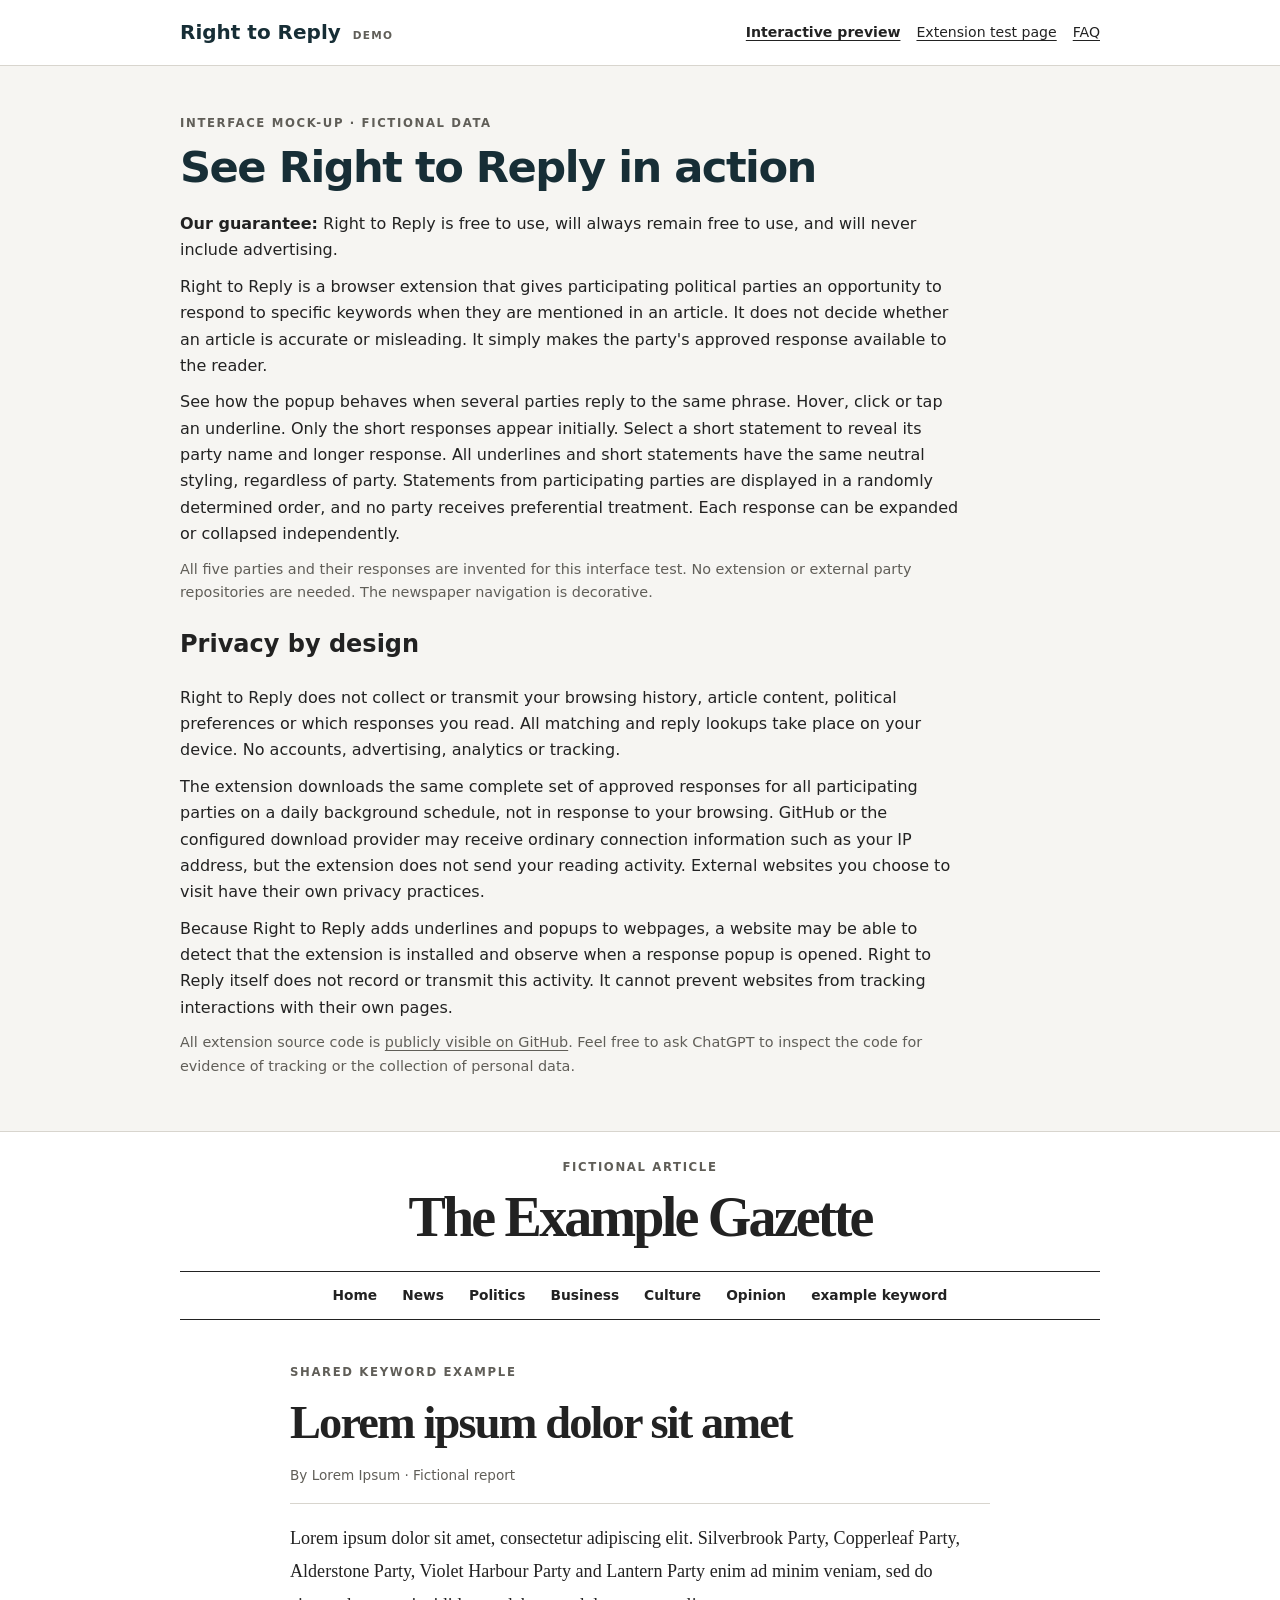
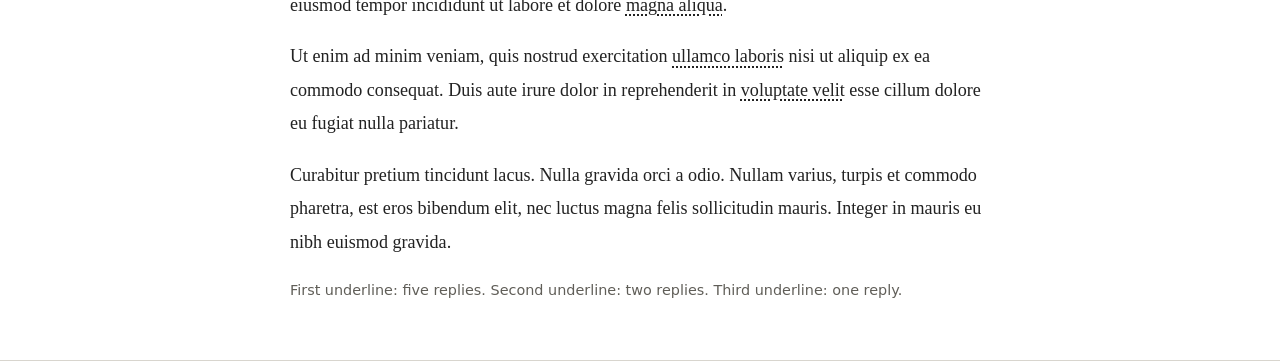
<file: index.html>
<!doctype html>
<html lang="en">
<head>
<meta charset="utf-8">
<meta name="viewport" content="width=device-width,initial-scale=1">
<link rel="icon" href="favicon.png">
<title>Interactive preview | Right to Reply</title>
<link rel="stylesheet" href="site.css">
<script src="five-parties.js" defer></script>
<script src="preview.js" defer></script>
</head>
<body>
<header class="project-header"><div class="shell">
<a class="brand" href="./">Right to Reply <span>DEMO</span></a>
<div class="page-switch" aria-label="Demonstration pages"><a href="./" aria-current="page">Interactive preview</a><a href="test.html">Extension test page</a><a href="faq.html">FAQ</a></div>
</div></header>
<section class="intro shell">
<p class="eyebrow">Interface mock-up · Fictional data</p>
<h1>See Right to Reply in action</h1>
<p><strong>Our guarantee:</strong> Right to Reply is free to use, will always remain free to use, and will never include advertising.</p>
<p>Right to Reply is a browser extension that gives participating political parties an opportunity to respond to specific keywords when they are mentioned in an article. It does not decide whether an article is accurate or misleading. It simply makes the party's approved response available to the reader.</p>
<p>See how the popup behaves when several parties reply to the same phrase. Hover, click or tap an underline. Only the short responses appear initially. Select a short statement to reveal its party name and longer response. All underlines and short statements have the same neutral styling, regardless of party. Statements from participating parties are displayed in a randomly determined order, and no party receives preferential treatment. Each response can be expanded or collapsed independently.</p>
<p class="note">All five parties and their responses are invented for this interface test. No extension or external party repositories are needed. The newspaper navigation is decorative.</p>
<section aria-labelledby="privacy-title">
  <h2 id="privacy-title">Privacy by design</h2>
  <p>Right to Reply does not collect or transmit your browsing history, article content, political preferences or which responses you read. All matching and reply lookups take place on your device. No accounts, advertising, analytics or tracking.</p>
  <p>The extension downloads the same complete set of approved responses for all participating parties on a daily background schedule, not in response to your browsing. GitHub or the configured download provider may receive ordinary connection information such as your IP address, but the extension does not send your reading activity. External websites you choose to visit have their own privacy practices.</p>
  <p>Because Right to Reply adds underlines and popups to webpages, a website may be able to detect that the extension is installed and observe when a response popup is opened. Right to Reply itself does not record or transmit this activity. It cannot prevent websites from tracking interactions with their own pages.</p>
  <p class="note">All extension source code is <a href="https://github.com/mikemayne/right-to-reply" rel="noreferrer">publicly visible on GitHub</a>. Feel free to ask ChatGPT to inspect the code for evidence of tracking or the collection of personal data.</p>
</section>
</section>
<main class="paper">
<div class="masthead shell"><p class="newspaper-label">FICTIONAL ARTICLE</p><div class="newspaper-name">The Example Gazette</div>
    <nav class="fake-nav" aria-label="Decorative newspaper navigation">
      <span>Home</span><span>News</span><span>Politics</span><span>Business</span><span>Culture</span><span>Opinion</span><span>example keyword</span>
    </nav>
</div>
<article class="story shell">
<p class="eyebrow">Shared keyword example</p>
<h2>Lorem ipsum dolor sit amet</h2>
<p class="byline">By Lorem Ipsum · Fictional report</p>
<p>Lorem ipsum dolor sit amet, consectetur adipiscing elit. Silverbrook Party, Copperleaf Party, Alderstone Party, Violet Harbour Party and Lantern Party enim ad minim veniam, sed do eiusmod tempor incididunt ut labore et dolore <button class="preview-keyword" data-keyword="magna aliqua" type="button" aria-haspopup="dialog">magna aliqua</button>.</p>
<p>Ut enim ad minim veniam, quis nostrud exercitation <button class="preview-keyword" data-keyword="ullamco laboris" type="button" aria-haspopup="dialog">ullamco laboris</button> nisi ut aliquip ex ea commodo consequat. Duis aute irure dolor in reprehenderit in <button class="preview-keyword" data-keyword="voluptate velit" type="button" aria-haspopup="dialog">voluptate velit</button> esse cillum dolore eu fugiat nulla pariatur.</p>
<p>Curabitur pretium tincidunt lacus. Nulla gravida orci a odio. Nullam varius, turpis et commodo pharetra, est eros bibendum elit, nec luctus magna felis sollicitudin mauris. Integer in mauris eu nibh euismod gravida.</p>
<p class="note">First underline: five replies. Second underline: two replies. Third underline: one reply.</p>
</article>
</main>
<section id="reply-popup" class="reply-popup" role="dialog" aria-label="Right to Reply" hidden>
  <div class="reply-toolbar">
    <img class="reply-logo" src="favicon.png" width="28" height="28" alt="Right to Reply">
    <div class="reply-brand"><strong>Independent browser extension</strong><small>Not supplied by this publication</small></div>
    <button id="reply-close" type="button" aria-label="Close response">×</button>
  </div>
  <div id="reply-body" aria-live="polite"></div>
</section>
</body>
</html>
</file>
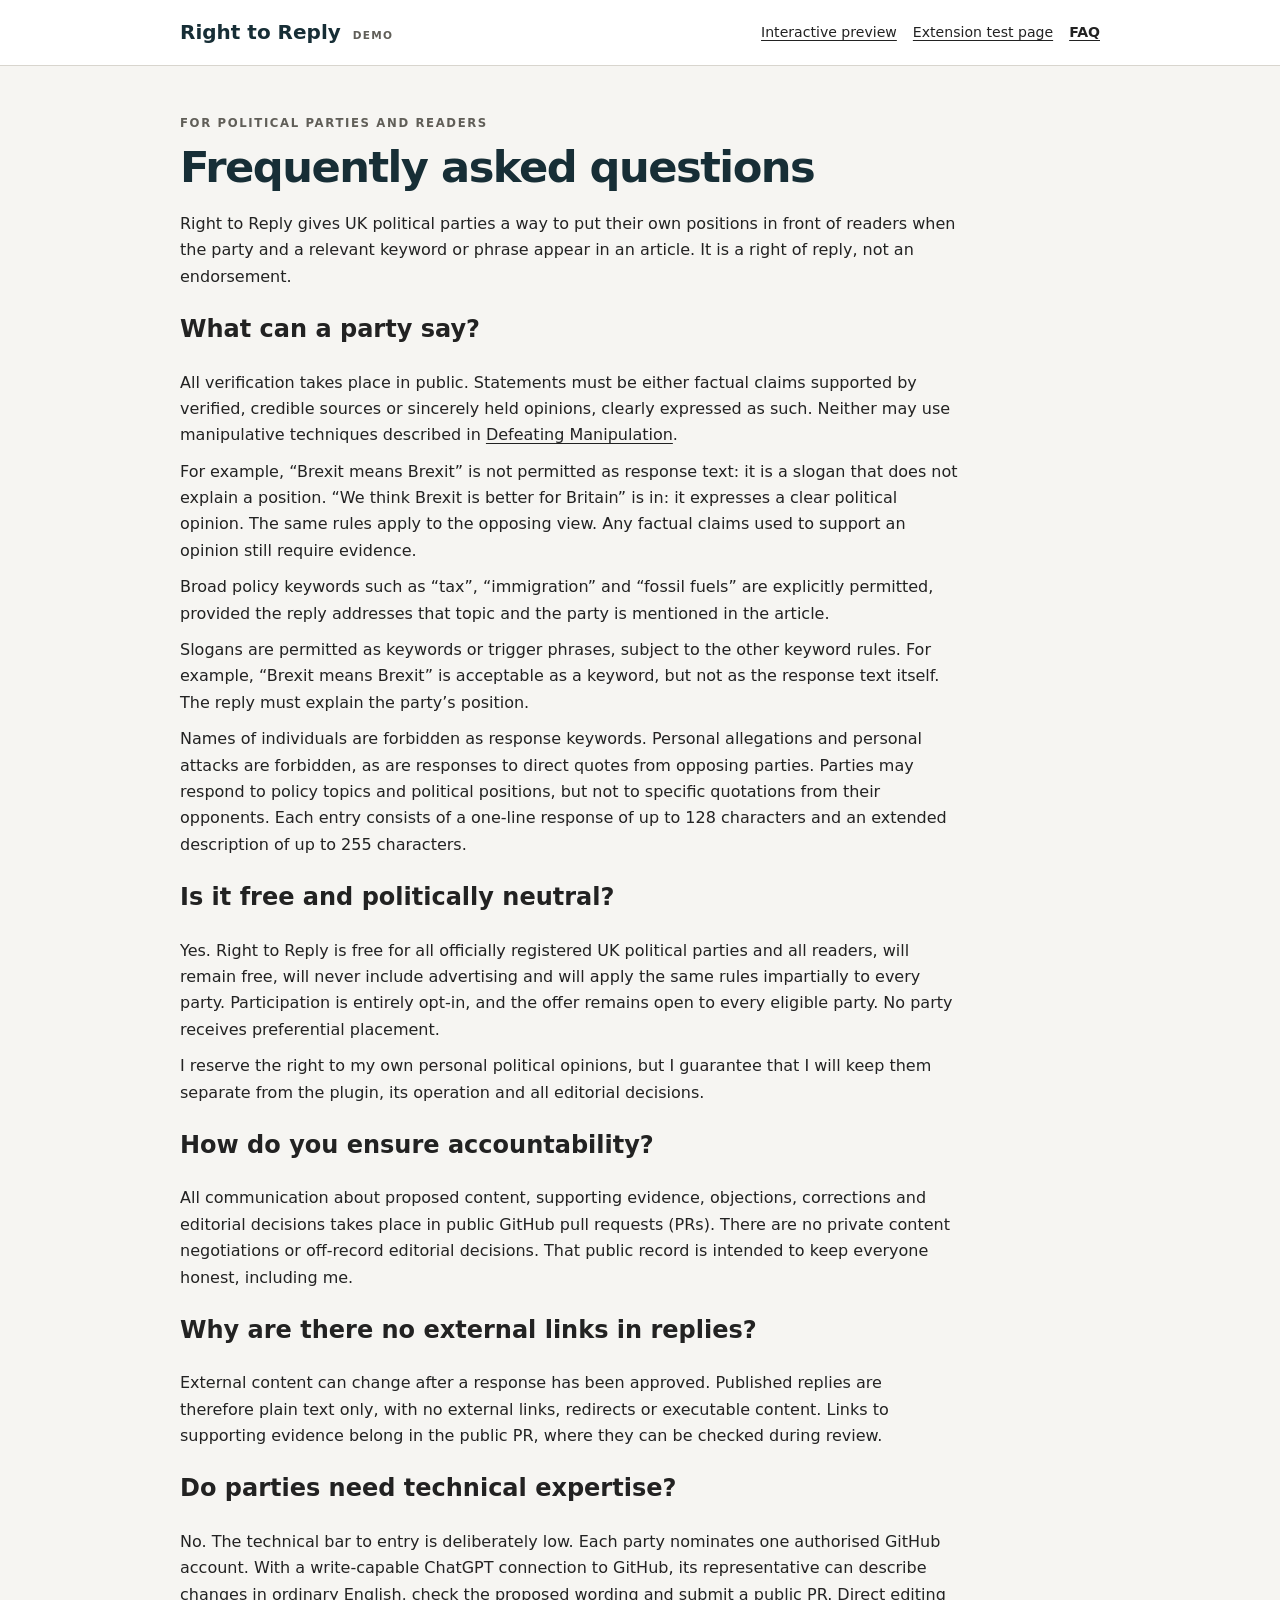
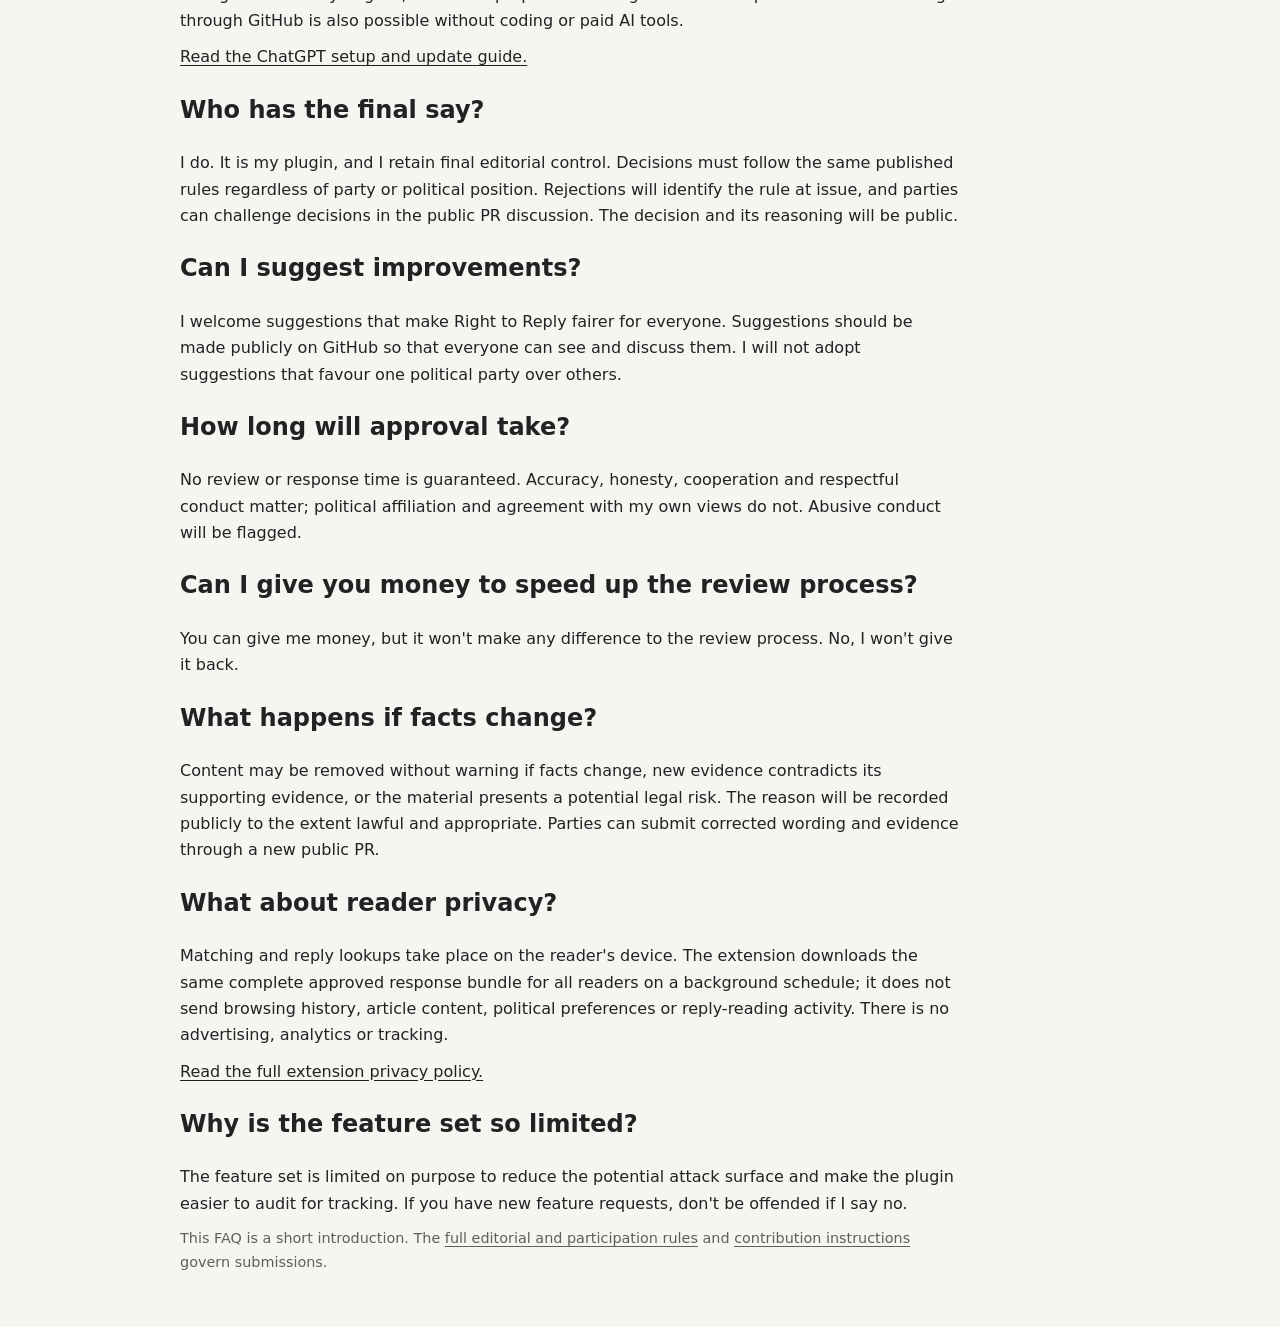
<file: faq.html>
<!doctype html>
<html lang="en">
<head>
<meta charset="utf-8">
<meta name="viewport" content="width=device-width,initial-scale=1">
<link rel="icon" href="favicon.png">
<title>FAQ | Right to Reply</title>
<link rel="stylesheet" href="site.css">
</head>
<body>
<header class="project-header"><div class="shell">
<a class="brand" href="./">Right to Reply <span>DEMO</span></a>
<nav class="page-switch" aria-label="Demonstration pages"><a href="./">Interactive preview</a><a href="test.html">Extension test page</a><a href="faq.html" aria-current="page">FAQ</a></nav>
</div></header>
<main class="intro shell">
<p class="eyebrow">For political parties and readers</p>
<h1>Frequently asked questions</h1>
<p>Right to Reply gives UK political parties a way to put their own positions in front of readers when the party and a relevant keyword or phrase appear in an article. It is a right of reply, not an endorsement.</p>

<h2>What can a party say?</h2>
<p>All verification takes place in public. Statements must be either factual claims supported by verified, credible sources or sincerely held opinions, clearly expressed as such. Neither may use manipulative techniques described in <a href="https://mikemayne.github.io/defeating-manipulation/">Defeating Manipulation</a>.</p>
<p>For example, “Brexit means Brexit” is not permitted as response text: it is a slogan that does not explain a position. “We think Brexit is better for Britain” is in: it expresses a clear political opinion. The same rules apply to the opposing view. Any factual claims used to support an opinion still require evidence.</p>
<p>Broad policy keywords such as “tax”, “immigration” and “fossil fuels” are explicitly permitted, provided the reply addresses that topic and the party is mentioned in the article.</p>
<p>Slogans are permitted as keywords or trigger phrases, subject to the other keyword rules. For example, “Brexit means Brexit” is acceptable as a keyword, but not as the response text itself. The reply must explain the party’s position.</p>
<p>Names of individuals are forbidden as response keywords. Personal allegations and personal attacks are forbidden, as are responses to direct quotes from opposing parties. Parties may respond to policy topics and political positions, but not to specific quotations from their opponents. Each entry consists of a one-line response of up to 128 characters and an extended description of up to 255 characters.</p>

<h2>Is it free and politically neutral?</h2>
<p>Yes. Right to Reply is free for all officially registered UK political parties and all readers, will remain free, will never include advertising and will apply the same rules impartially to every party. Participation is entirely opt-in, and the offer remains open to every eligible party. No party receives preferential placement.</p>
<p>I reserve the right to my own personal political opinions, but I guarantee that I will keep them separate from the plugin, its operation and all editorial decisions.</p>

<h2>How do you ensure accountability?</h2>
<p>All communication about proposed content, supporting evidence, objections, corrections and editorial decisions takes place in public GitHub pull requests (PRs). There are no private content negotiations or off-record editorial decisions. That public record is intended to keep everyone honest, including me.</p>

<h2>Why are there no external links in replies?</h2>
<p>External content can change after a response has been approved. Published replies are therefore plain text only, with no external links, redirects or executable content. Links to supporting evidence belong in the public PR, where they can be checked during review.</p>

<h2>Do parties need technical expertise?</h2>
<p>No. The technical bar to entry is deliberately low. Each party nominates one authorised GitHub account. With a write-capable ChatGPT connection to GitHub, its representative can describe changes in ordinary English, check the proposed wording and submit a public PR. Direct editing through GitHub is also possible without coding or paid AI tools.</p>
<p><a href="https://github.com/mikemayne/right-to-reply-test/blob/main/CHATGPT_GUIDE.md">Read the ChatGPT setup and update guide.</a></p>

<h2>Who has the final say?</h2>
<p>I do. It is my plugin, and I retain final editorial control. Decisions must follow the same published rules regardless of party or political position. Rejections will identify the rule at issue, and parties can challenge decisions in the public PR discussion. The decision and its reasoning will be public.</p>

<h2>Can I suggest improvements?</h2>
<p>I welcome suggestions that make Right to Reply fairer for everyone. Suggestions should be made publicly on GitHub so that everyone can see and discuss them. I will not adopt suggestions that favour one political party over others.</p>

<h2>How long will approval take?</h2>
<p>No review or response time is guaranteed. Accuracy, honesty, cooperation and respectful conduct matter; political affiliation and agreement with my own views do not. Abusive conduct will be flagged.</p>

<h2>Can I give you money to speed up the review process?</h2>
<p>You can give me money, but it won't make any difference to the review process. No, I won't give it back.</p>

<h2>What happens if facts change?</h2>
<p>Content may be removed without warning if facts change, new evidence contradicts its supporting evidence, or the material presents a potential legal risk. The reason will be recorded publicly to the extent lawful and appropriate. Parties can submit corrected wording and evidence through a new public PR.</p>

<h2>What about reader privacy?</h2>
<p>Matching and reply lookups take place on the reader's device. The extension downloads the same complete approved response bundle for all readers on a background schedule; it does not send browsing history, article content, political preferences or reply-reading activity. There is no advertising, analytics or tracking.</p>

<p><a href="privacy.html">Read the full extension privacy policy.</a></p>

<h2>Why is the feature set so limited?</h2>
<p>The feature set is limited on purpose to reduce the potential attack surface and make the plugin easier to audit for tracking. If you have new feature requests, don't be offended if I say no.</p>

<p class="note">This FAQ is a short introduction. The <a href="https://github.com/mikemayne/right-to-reply-test/blob/main/CONTENT_POLICY.md">full editorial and participation rules</a> and <a href="https://github.com/mikemayne/right-to-reply-test/blob/main/CONTRIBUTING.md">contribution instructions</a> govern submissions.</p>
</main>
</body>
</html>
</file>
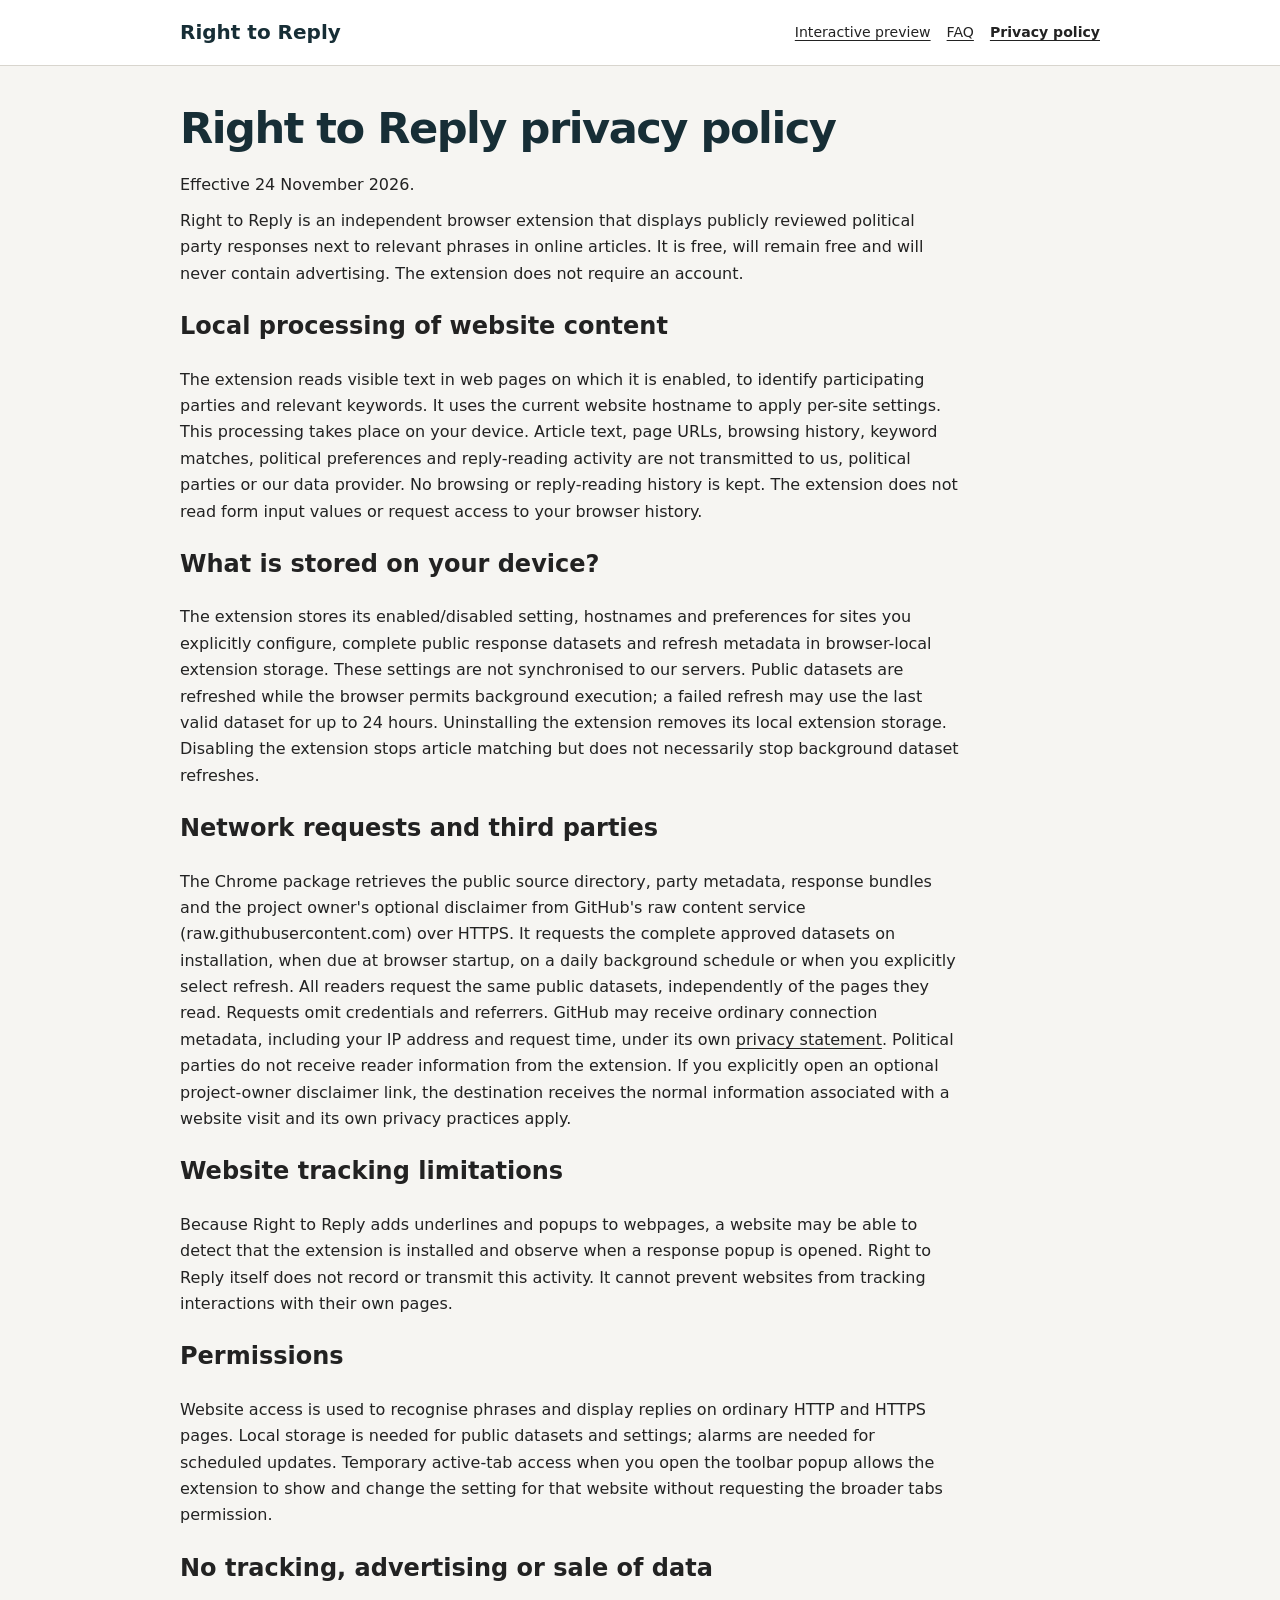
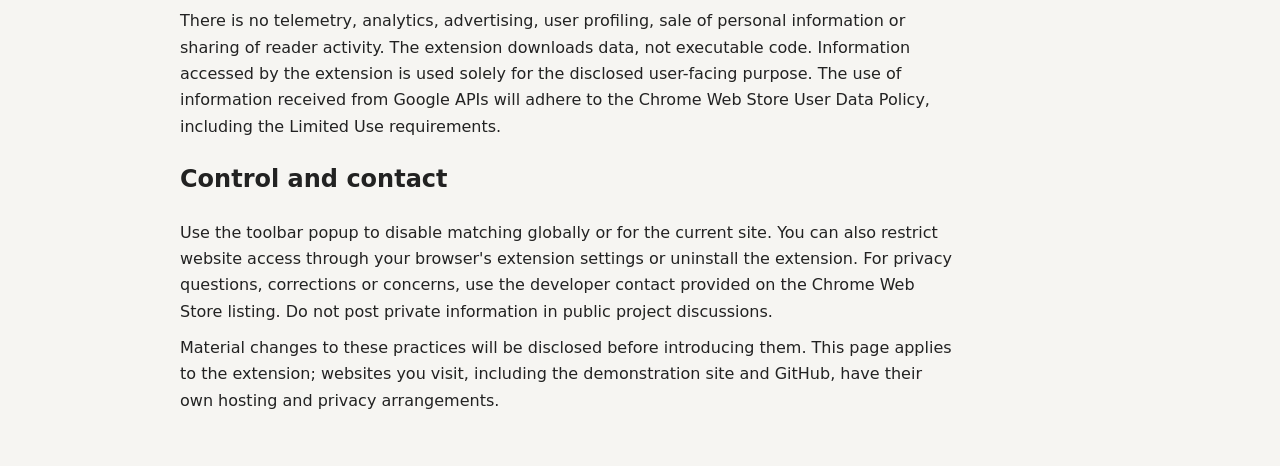
<file: privacy.html>
<!doctype html>
<html lang="en">
<head>
<meta charset="utf-8">
<meta name="viewport" content="width=device-width,initial-scale=1">
<link rel="icon" href="favicon.png">
<title>Privacy policy | Right to Reply</title>
<link rel="stylesheet" href="site.css">
</head>
<body>
<header class="project-header"><div class="shell">
<a class="brand" href="./">Right to Reply</a>
<nav class="page-switch" aria-label="Project pages"><a href="./">Interactive preview</a><a href="faq.html">FAQ</a><a href="privacy.html" aria-current="page">Privacy policy</a></nav>
</div></header>
<main class="intro shell">
<h1>Right to Reply privacy policy</h1>
<p>Effective 24 November 2026.</p>
<p>Right to Reply is an independent browser extension that displays publicly reviewed political party responses next to relevant phrases in online articles. It is free, will remain free and will never contain advertising. The extension does not require an account.</p>
<h2>Local processing of website content</h2>
<p>The extension reads visible text in web pages on which it is enabled, to identify participating parties and relevant keywords. It uses the current website hostname to apply per-site settings. This processing takes place on your device. Article text, page URLs, browsing history, keyword matches, political preferences and reply-reading activity are not transmitted to us, political parties or our data provider. No browsing or reply-reading history is kept. The extension does not read form input values or request access to your browser history.</p>
<h2>What is stored on your device?</h2>
<p>The extension stores its enabled/disabled setting, hostnames and preferences for sites you explicitly configure, complete public response datasets and refresh metadata in browser-local extension storage. These settings are not synchronised to our servers. Public datasets are refreshed while the browser permits background execution; a failed refresh may use the last valid dataset for up to 24 hours. Uninstalling the extension removes its local extension storage. Disabling the extension stops article matching but does not necessarily stop background dataset refreshes.</p>
<h2>Network requests and third parties</h2>
<p>The Chrome package retrieves the public source directory, party metadata, response bundles and the project owner's optional disclaimer from GitHub's raw content service (raw.githubusercontent.com) over HTTPS. It requests the complete approved datasets on installation, when due at browser startup, on a daily background schedule or when you explicitly select refresh. All readers request the same public datasets, independently of the pages they read. Requests omit credentials and referrers. GitHub may receive ordinary connection metadata, including your IP address and request time, under its own <a href="https://docs.github.com/en/site-policy/privacy-policies/github-general-privacy-statement">privacy statement</a>. Political parties do not receive reader information from the extension. If you explicitly open an optional project-owner disclaimer link, the destination receives the normal information associated with a website visit and its own privacy practices apply.</p>
<h2>Website tracking limitations</h2>
<p>Because Right to Reply adds underlines and popups to webpages, a website may be able to detect that the extension is installed and observe when a response popup is opened. Right to Reply itself does not record or transmit this activity. It cannot prevent websites from tracking interactions with their own pages.</p>
<h2>Permissions</h2>
<p>Website access is used to recognise phrases and display replies on ordinary HTTP and HTTPS pages. Local storage is needed for public datasets and settings; alarms are needed for scheduled updates. Temporary active-tab access when you open the toolbar popup allows the extension to show and change the setting for that website without requesting the broader tabs permission.</p>
<h2>No tracking, advertising or sale of data</h2>
<p>There is no telemetry, analytics, advertising, user profiling, sale of personal information or sharing of reader activity. The extension downloads data, not executable code. Information accessed by the extension is used solely for the disclosed user-facing purpose. The use of information received from Google APIs will adhere to the Chrome Web Store User Data Policy, including the Limited Use requirements.</p>
<h2>Control and contact</h2>
<p>Use the toolbar popup to disable matching globally or for the current site. You can also restrict website access through your browser's extension settings or uninstall the extension. For privacy questions, corrections or concerns, use the developer contact provided on the Chrome Web Store listing. Do not post private information in public project discussions.</p>
<p>Material changes to these practices will be disclosed before introducing them. This page applies to the extension; websites you visit, including the demonstration site and GitHub, have their own hosting and privacy arrangements.</p>
</main>
</body>
</html>
</file>
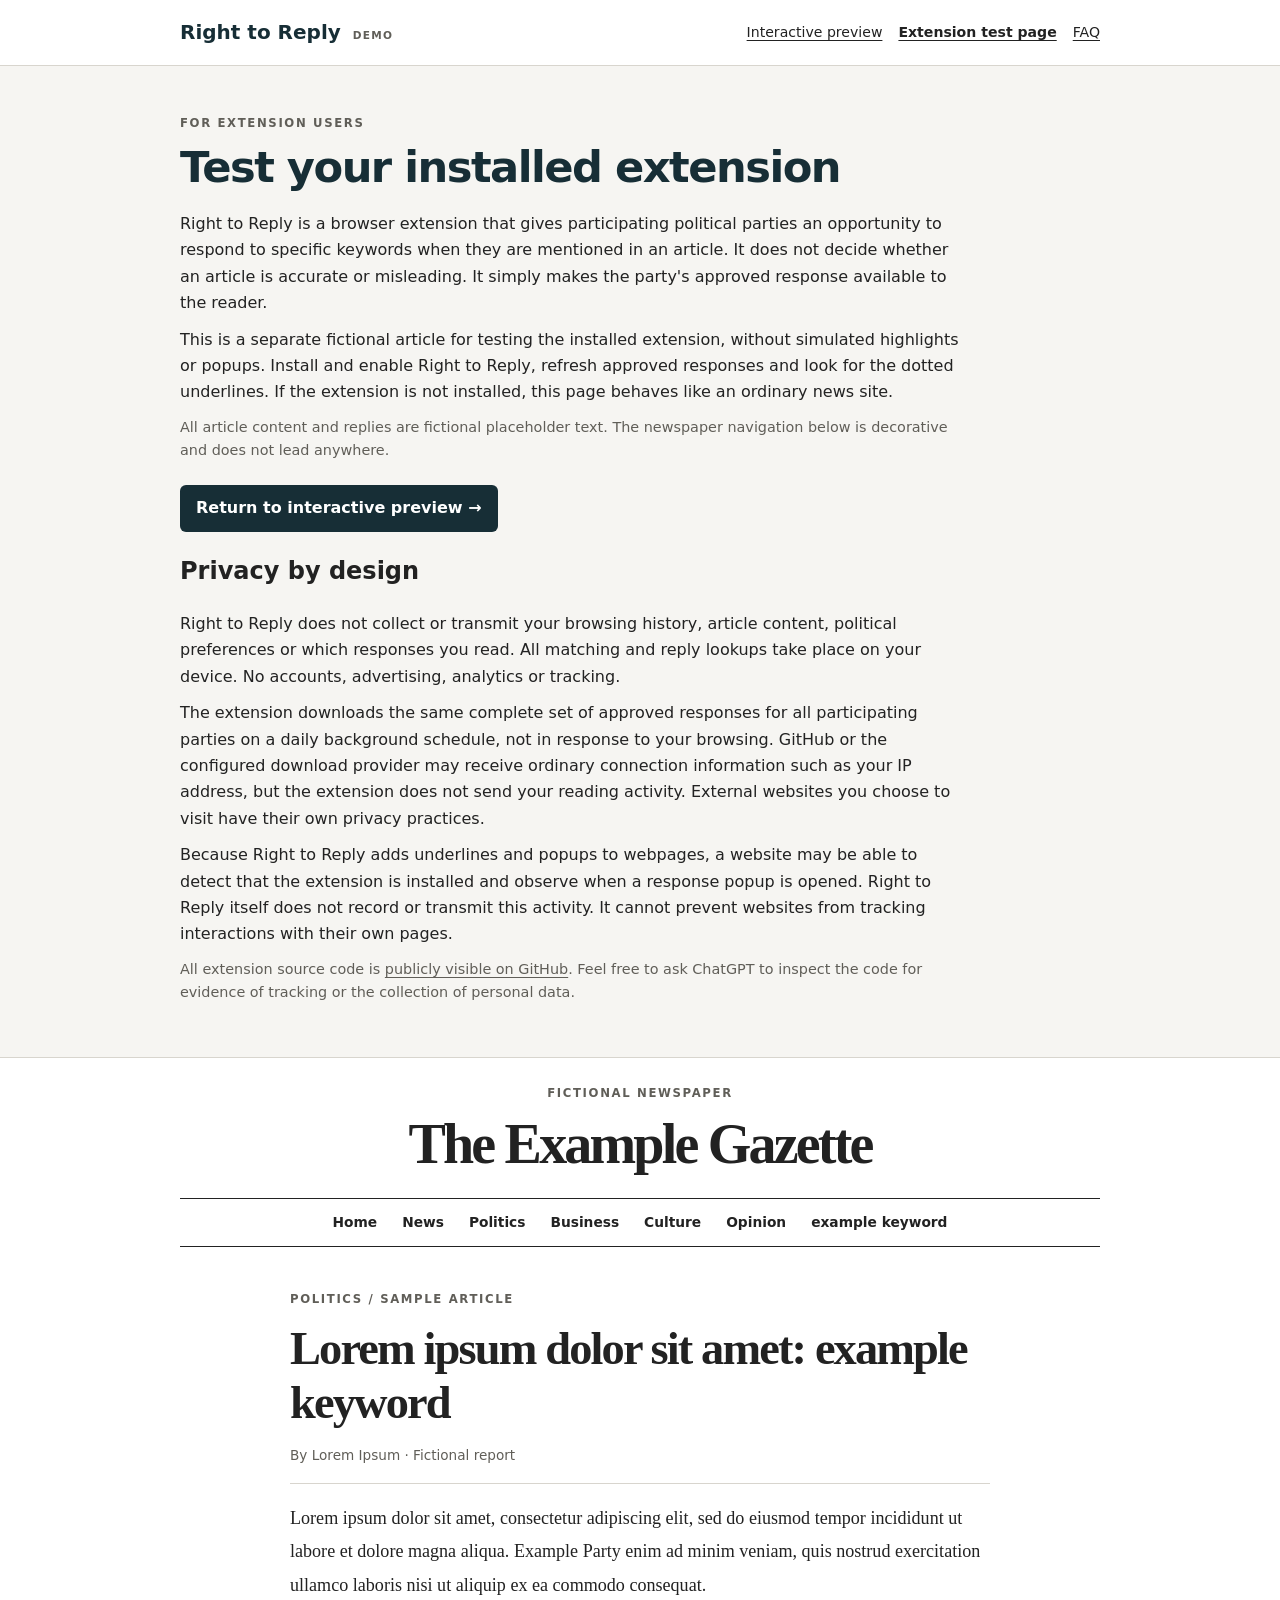
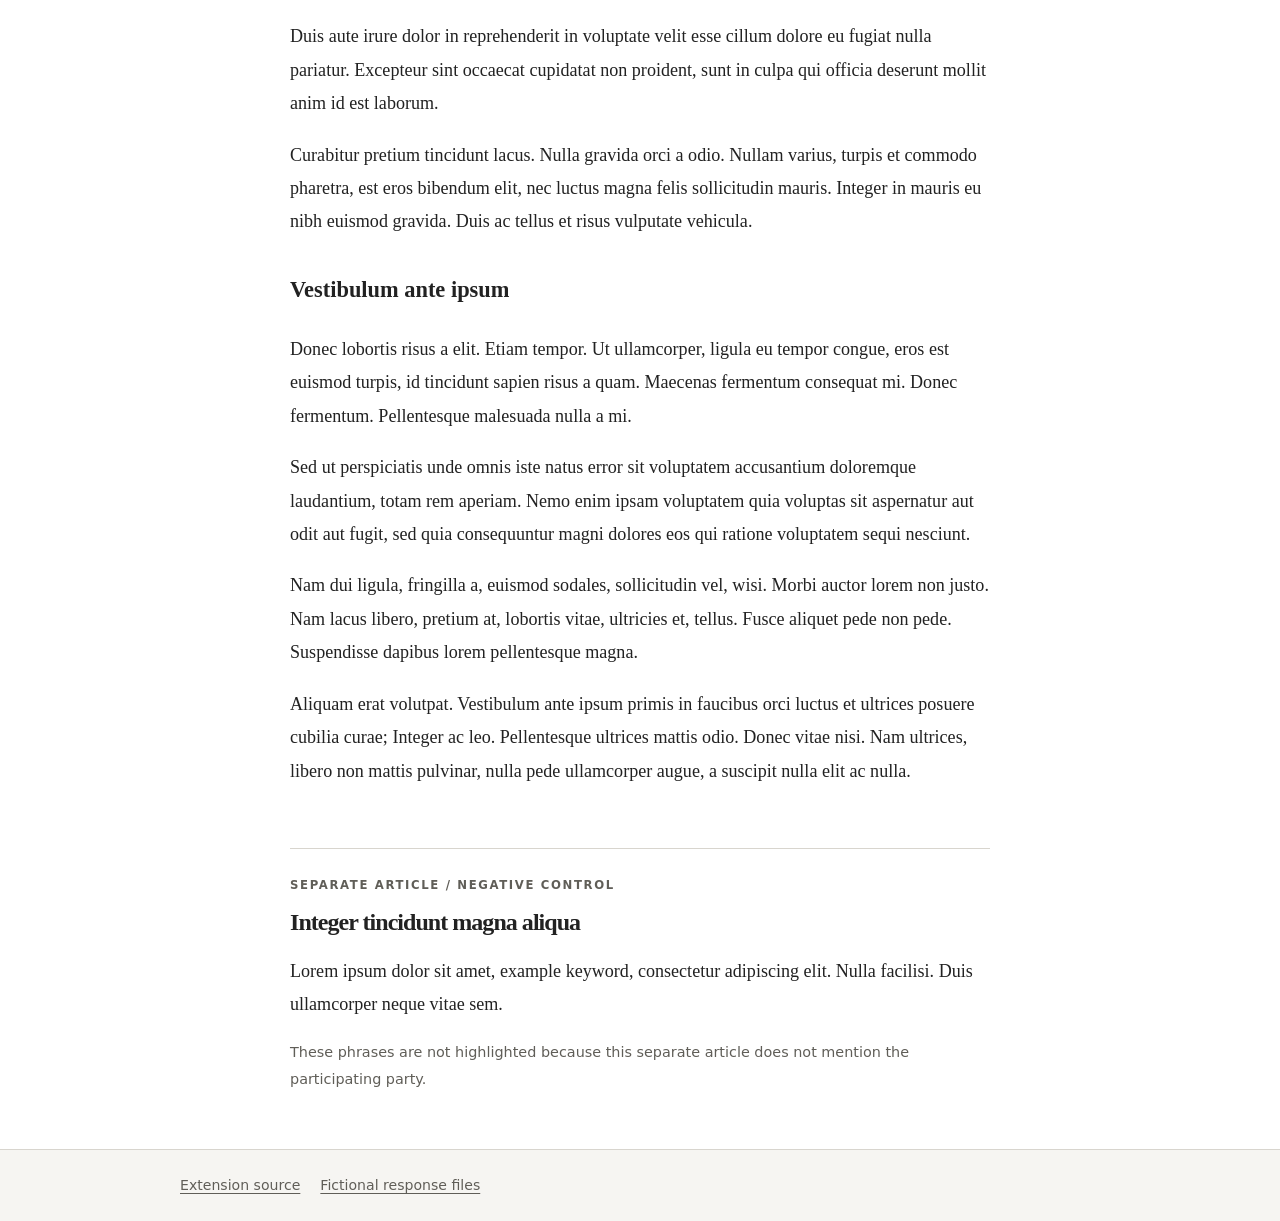
<file: test.html>
<!doctype html>
<html lang="en">
<head>
<meta charset="utf-8">
<meta name="viewport" content="width=device-width,initial-scale=1">
<link rel="icon" type="image/png" href="favicon.png">
<title>Extension test page | Right to Reply</title>
<link rel="stylesheet" href="site.css">

</head>
<body>
<header class="project-header">
  <div class="shell">
    <a class="brand" href="./">Right to Reply <span>DEMO</span></a>
    <div class="page-switch" aria-label="Demonstration pages">
      <a href="./">Interactive preview</a>
      <a href="test.html" aria-current="page">Extension test page</a>
      <a href="faq.html">FAQ</a>
    </div>
  </div>
</header>
<section class="intro shell" aria-labelledby="intro-title">
  <p class="eyebrow">For extension users</p>
  <h1 id="intro-title">Test your installed extension</h1>
  <p>Right to Reply is a browser extension that gives participating political parties an opportunity to respond to specific keywords when they are mentioned in an article. It does not decide whether an article is accurate or misleading. It simply makes the party's approved response available to the reader.</p>
  <p>This is a separate fictional article for testing the installed extension, without simulated highlights or popups. Install and enable Right to Reply, refresh approved responses and look for the dotted underlines. If the extension is not installed, this page behaves like an ordinary news site.</p>
  <p class="note">All article content and replies are fictional placeholder text. The newspaper navigation below is decorative and does not lead anywhere.</p>
  <a class="primary-link" href="./">Return to interactive preview <span aria-hidden="true">→</span></a>
<section aria-labelledby="privacy-title">
  <h2 id="privacy-title">Privacy by design</h2>
  <p>Right to Reply does not collect or transmit your browsing history, article content, political preferences or which responses you read. All matching and reply lookups take place on your device. No accounts, advertising, analytics or tracking.</p>
  <p>The extension downloads the same complete set of approved responses for all participating parties on a daily background schedule, not in response to your browsing. GitHub or the configured download provider may receive ordinary connection information such as your IP address, but the extension does not send your reading activity. External websites you choose to visit have their own privacy practices.</p>
  <p>Because Right to Reply adds underlines and popups to webpages, a website may be able to detect that the extension is installed and observe when a response popup is opened. Right to Reply itself does not record or transmit this activity. It cannot prevent websites from tracking interactions with their own pages.</p>
  <p class="note">All extension source code is <a href="https://github.com/mikemayne/right-to-reply" rel="noreferrer">publicly visible on GitHub</a>. Feel free to ask ChatGPT to inspect the code for evidence of tracking or the collection of personal data.</p>
</section>
</section>
<main class="paper">
  <div class="masthead shell">
    <p class="newspaper-label">FICTIONAL NEWSPAPER</p>
    <div class="newspaper-name">The Example Gazette</div>
    <nav class="fake-nav" aria-label="Decorative newspaper navigation">
      <span>Home</span><span>News</span><span>Politics</span><span>Business</span><span>Culture</span><span>Opinion</span><span>example keyword</span>
    </nav>
  </div>
  <article class="story shell" aria-labelledby="story-title">
    <p class="eyebrow">Politics / Sample article</p>
    <h2 id="story-title">Lorem ipsum dolor sit amet: example keyword</h2>
    <p class="byline">By Lorem Ipsum · Fictional report</p>
    <p>Lorem ipsum dolor sit amet, consectetur adipiscing elit, sed do eiusmod tempor incididunt ut labore et dolore magna aliqua. Example Party enim ad minim veniam, quis nostrud exercitation ullamco laboris nisi ut aliquip ex ea commodo consequat.</p>
    <p>Duis aute irure dolor in reprehenderit in voluptate velit esse cillum dolore eu fugiat nulla pariatur. Excepteur sint occaecat cupidatat non proident, sunt in culpa qui officia deserunt mollit anim id est laborum.</p>
    <p>Curabitur pretium tincidunt lacus. Nulla gravida orci a odio. Nullam varius, turpis et commodo pharetra, est eros bibendum elit, nec luctus magna felis sollicitudin mauris. Integer in mauris eu nibh euismod gravida. Duis ac tellus et risus vulputate vehicula.</p>
    <h3>Vestibulum ante ipsum</h3><p>Donec lobortis risus a elit. Etiam tempor. Ut ullamcorper, ligula eu tempor congue, eros est euismod turpis, id tincidunt sapien risus a quam. Maecenas fermentum consequat mi. Donec fermentum. Pellentesque malesuada nulla a mi.</p>
    <p>Sed ut perspiciatis unde omnis iste natus error sit voluptatem accusantium doloremque laudantium, totam rem aperiam. Nemo enim ipsam voluptatem quia voluptas sit aspernatur aut odit aut fugit, sed quia consequuntur magni dolores eos qui ratione voluptatem sequi nesciunt.</p>
    <p>Nam dui ligula, fringilla a, euismod sodales, sollicitudin vel, wisi. Morbi auctor lorem non justo. Nam lacus libero, pretium at, lobortis vitae, ultricies et, tellus. Fusce aliquet pede non pede. Suspendisse dapibus lorem pellentesque magna.</p>
    <p>Aliquam erat volutpat. Vestibulum ante ipsum primis in faucibus orci luctus et ultrices posuere cubilia curae; Integer ac leo. Pellentesque ultrices mattis odio. Donec vitae nisi. Nam ultrices, libero non mattis pulvinar, nulla pede ullamcorper augue, a suscipit nulla elit ac nulla.</p>
  </article>
  <article class="story comparison shell" aria-labelledby="comparison-title">
    <p class="eyebrow">Separate article / Negative control</p>
    <h2 id="comparison-title">Integer tincidunt magna aliqua</h2>
    <p>Lorem ipsum dolor sit amet, example keyword, consectetur adipiscing elit. Nulla facilisi. Duis ullamcorper neque vitae sem.</p>
    <p class="note">These phrases are not highlighted because this separate article does not mention the participating party.</p>
  </article>
</main>
<footer class="site-footer shell"><a href="https://github.com/mikemayne/right-to-reply">Extension source</a><a href="https://github.com/mikemayne/right-to-reply-test">Fictional response files</a></footer>

</body>
</html>
</file>
<file: site.css>
:root{font-family:system-ui,-apple-system,BlinkMacSystemFont,"Segoe UI",sans-serif;color:#222;background:#f6f5f2;line-height:1.65;--muted:#605e58;--line:#d8d5ce;--ink:#172e36}
*{box-sizing:border-box}
body{margin:0}
a{color:inherit;text-underline-offset:.2em}
button:focus-visible,a:focus-visible{outline:3px solid #217d85;outline-offset:4px}
.shell{width:min(920px,calc(100% - 36px));margin-inline:auto}
.project-header{background:#fff;border-bottom:1px solid var(--line)}
.project-header .shell{display:flex;align-items:center;justify-content:space-between;gap:14px;flex-wrap:wrap;padding-block:16px}
.brand{font-size:1.25rem;font-weight:750;color:var(--ink);text-decoration:none}
.brand span{font-size:.66rem;letter-spacing:.12em;color:var(--muted);margin-left:5px}
.page-switch{display:flex;flex-wrap:wrap;gap:16px;font-size:.88rem}
.page-switch a[aria-current]{font-weight:700;text-decoration:underline}
.intro{padding-block:38px 42px;max-width:920px}
.eyebrow,.newspaper-label{font-size:.73rem;text-transform:uppercase;letter-spacing:.14em;font-weight:700;color:var(--muted);margin:0 0 8px}
.intro h1{font-size:clamp(1.85rem,4vw,2.7rem);line-height:1.15;letter-spacing:-.035em;margin:0 0 18px;color:var(--ink)}
.intro p{max-width:780px;margin-block:10px}
.note{font-size:.9rem;color:var(--muted)}
.primary-link{display:inline-block;background:var(--ink);color:#fff;padding:10px 16px;margin-top:12px;border-radius:6px;text-decoration:none;font-weight:600}
.paper{background:#fff;border-block:1px solid var(--line)}
.masthead{text-align:center;padding-top:26px}
.newspaper-name{font:700 clamp(2rem,6vw,3.5rem)/1.15 Georgia,serif;letter-spacing:-.05em;margin:7px 0 22px}
.fake-nav{display:flex;justify-content:center;gap:10px 25px;flex-wrap:wrap;border-block:1px solid #222;padding:12px 4px;font-size:.86rem;font-weight:600}
.fake-nav span{cursor:default}
.story{max-width:700px;padding-block:42px;font:1.13rem/1.85 Georgia,"Times New Roman",serif}
.story h2{font-size:clamp(2rem,5vw,2.9rem);line-height:1.15;letter-spacing:-.04em;margin:12px 0}
.story h3{font-size:1.4rem;margin-top:30px}
.story .eyebrow,.story .byline,.story .note{font-family:system-ui,sans-serif}
.byline{font-size:.85rem;color:var(--muted);border-bottom:1px solid var(--line);padding-bottom:15px}
.comparison{border-top:1px solid var(--line);padding-top:26px}
.comparison h2{font-size:1.5rem}
.preview-keyword{font:inherit;color:inherit;letter-spacing:inherit;border:0;padding:0;background:none;cursor:help;text-decoration:underline dotted currentColor;text-decoration-thickness:2px;text-underline-offset:.2em}
.reply-popup{position:fixed;z-index:100;width:min(360px,calc(100vw - 16px));max-height:65vh;overflow:auto;box-sizing:border-box;padding:14px;border:1px solid #777;border-radius:8px;background:#fff;box-shadow:0 4px 20px #0004;font:14px/1.45 system-ui}
.reply-popup[hidden]{display:none}
.reply-popup p{margin:5px 0}

.site-footer{display:flex;gap:20px;flex-wrap:wrap;padding-block:24px;font-size:.88rem;color:var(--muted)}
@media(forced-colors:active){.preview-keyword{text-decoration-color:LinkText}}

.reply-toolbar{display:flex;align-items:center;justify-content:space-between;gap:12px;margin-bottom:6px}
.reply-logo{display:block;object-fit:contain}
#reply-close{border:0;background:none;color:inherit;font:24px/1 system-ui;cursor:pointer;width:32px;height:32px;border-radius:4px}
#reply-close:hover{background:#efefef}
.reply-item+.reply-item{border-top:1px solid #ddd}
.reply-short{display:flex;align-items:baseline;justify-content:space-between;gap:12px;width:100%;text-align:left;font:600 14px/1.5 system-ui;color:inherit;background:none;border:0;padding:10px 0;cursor:pointer;overflow-wrap:anywhere}
.reply-short:hover span:first-child{text-decoration:underline}
.reply-chevron{flex:none;width:8px;height:8px;border-right:1.5px solid currentColor;border-bottom:1.5px solid currentColor;transform:rotate(45deg);margin-right:4px}
.reply-short[aria-expanded=true] .reply-chevron{transform:rotate(225deg)}
.reply-detail{padding:0 0 10px;color:#222;overflow-wrap:anywhere}
.reply-detail strong{color:var(--party-color)}
.reply-detail p{margin:4px 0 0}
@media(forced-colors:active){.reply-detail strong{color:LinkText}}

/* Independent R2R overlay: a fixed, party-neutral visual identity. */
.reply-popup{width:min(380px,calc(100vw - 16px));max-height:min(72vh,520px);padding:0;border:2px solid #202124;border-radius:12px;background:#f4f4f2;color:#202124;box-shadow:0 8px 28px #0005,0 0 0 3px #fff;line-height:1.5;color-scheme:light}
.reply-toolbar{position:sticky;top:0;z-index:1;display:flex;align-items:center;gap:10px;justify-content:flex-start;margin:0;padding:12px;background:#202124;color:#fff}
.reply-logo{width:34px;height:34px;padding:3px;background:#fff;border-radius:5px;flex:none}
.reply-brand{flex:1;min-width:0}
.reply-brand strong{display:block;font:700 12px/1.35 system-ui,sans-serif;letter-spacing:.055em;text-transform:uppercase}
.reply-brand small{display:block;margin-top:3px;font:400 11px/1.35 system-ui,sans-serif;color:#e4e4e4}
#reply-close{flex:none;border:1px solid #777;background:transparent;color:#fff;font:24px/1 system-ui;cursor:pointer;width:32px;height:32px;border-radius:5px}
#reply-close:hover{background:#454545}
#reply-body{padding:10px;display:grid;gap:8px}
.reply-item,.reply-item+.reply-item{border:1px solid #d3d3d3;border-radius:7px;background:#fff}
.reply-short{padding:12px;min-height:44px;color:#202124}
.reply-short:hover{background:#f3f3f3;border-radius:6px}
.reply-short:focus-visible,#reply-close:focus-visible{outline:2px solid currentColor;outline-offset:-4px}
.reply-detail{margin:0 12px;padding:10px 0 12px;border-top:1px solid #ddd;color:#202124}
.reply-detail strong{font-size:12px;display:block}
@media(forced-colors:active){.reply-popup,.reply-toolbar,.reply-item,.reply-short,.reply-detail,#reply-close{background:Canvas;color:CanvasText;border-color:CanvasText;box-shadow:none}.reply-brand small{color:CanvasText}}
</file>
